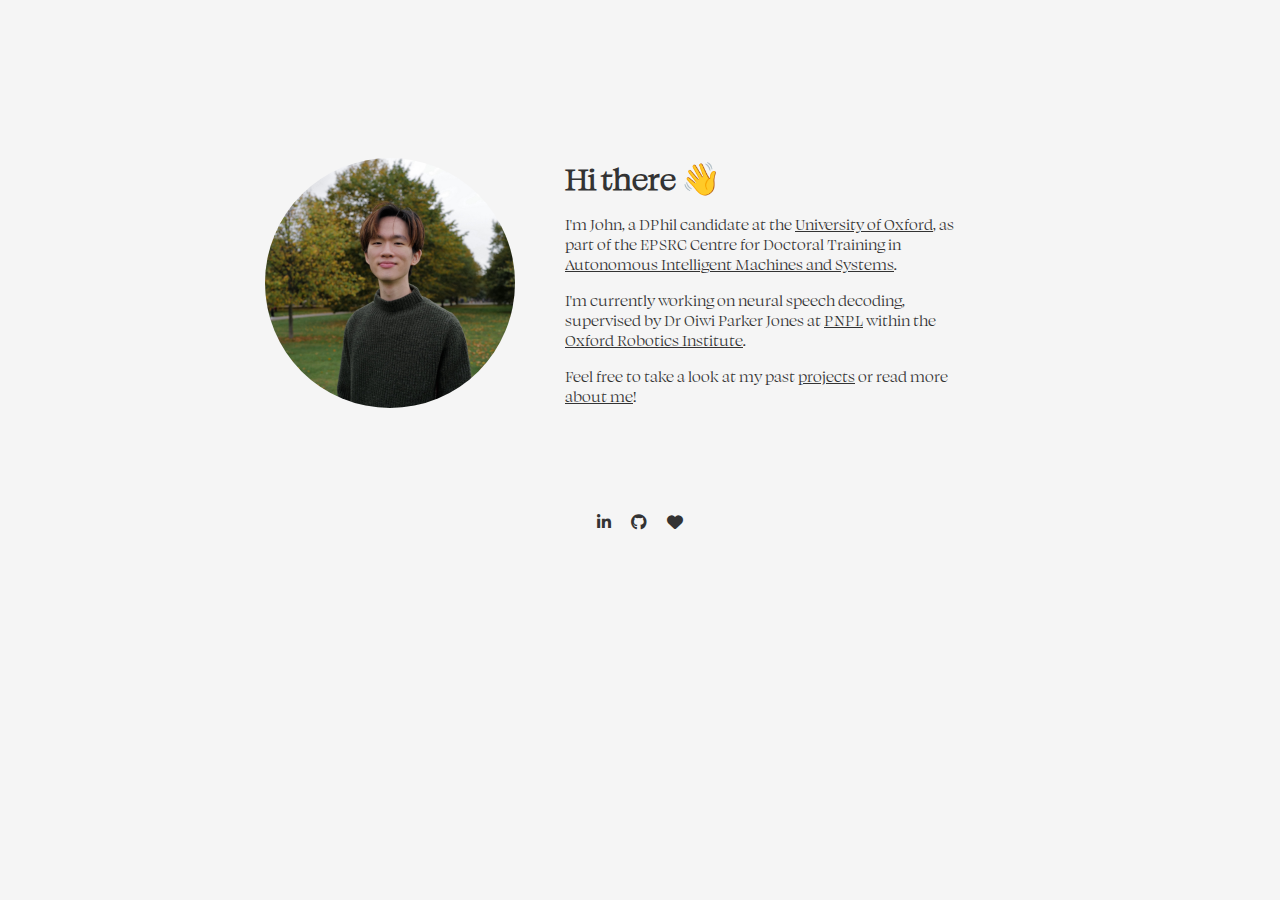
<file: index.html>
<!DOCTYPE html>
<html lang="en">
<head>
    <meta charset="UTF-8" />
    <meta name="author" content="John Teyun Kwon" />
    <meta name="description" content="John's Personal Website" />
    <meta name="viewport" content="width=device-width, initial-scale=1" />
    <meta name="google-site-verification" content="c3V1h7z7KHezKfkE_U_63s-d_c8AgCp-xwg1aiWVu1M" />
    <link rel="stylesheet" href="style.css" />
    <link rel="stylesheet" href="https://cdnjs.cloudflare.com/ajax/libs/font-awesome/6.4.0/css/all.min.css" />
    <title>Home · John Kwon</title>
</head>
<body>
    <div class="container">
        <div class="main">
            <div class="picture">
                <img class="profile-picture" src="profile-picture.jpg" alt="profile picture" />
            </div><!--
         --><div class="content">
                <h1>Hi there <span class="wave">👋</span></h1>
                <p>I'm John, a DPhil candidate at the <a href="https://www.ox.ac.uk/">University of Oxford</a>, as part of the EPSRC Centre for Doctoral Training in <a href="https://aims.robots.ox.ac.uk/">Autonomous Intelligent Machines and Systems</a>.</p>
                <p>I'm currently working on neural speech decoding, supervised by Dr Oiwi Parker Jones at <a href="https://neural-processing-lab.github.io/homepage/">PNPL</a> within the <a href="https://ori.ox.ac.uk/">Oxford Robotics Institute</a>.</p>
                <p>Feel free to take a look at my past <a href="./projects.html">projects</a> or read more <a href="./about.html">about me</a>!</p>
            </div>
        </div>
        <div class="main">
            <div class="links">
                <span class="icon"><a href="https://www.linkedin.com/in/john-teyun-kwon/"><i class="fa-brands fa-linkedin-in"></i></a></span><!--
             --><span class="icon"><a href="https://github.com/kwonathan/"><i class="fa-brands fa-github"></i></a></span><!--
             --><span class="icon"><a href="./random.html"><i class="fa-solid fa-heart"></i></a></span>
            </div>
        </div>
    </div>
</body>
</html>
</file>
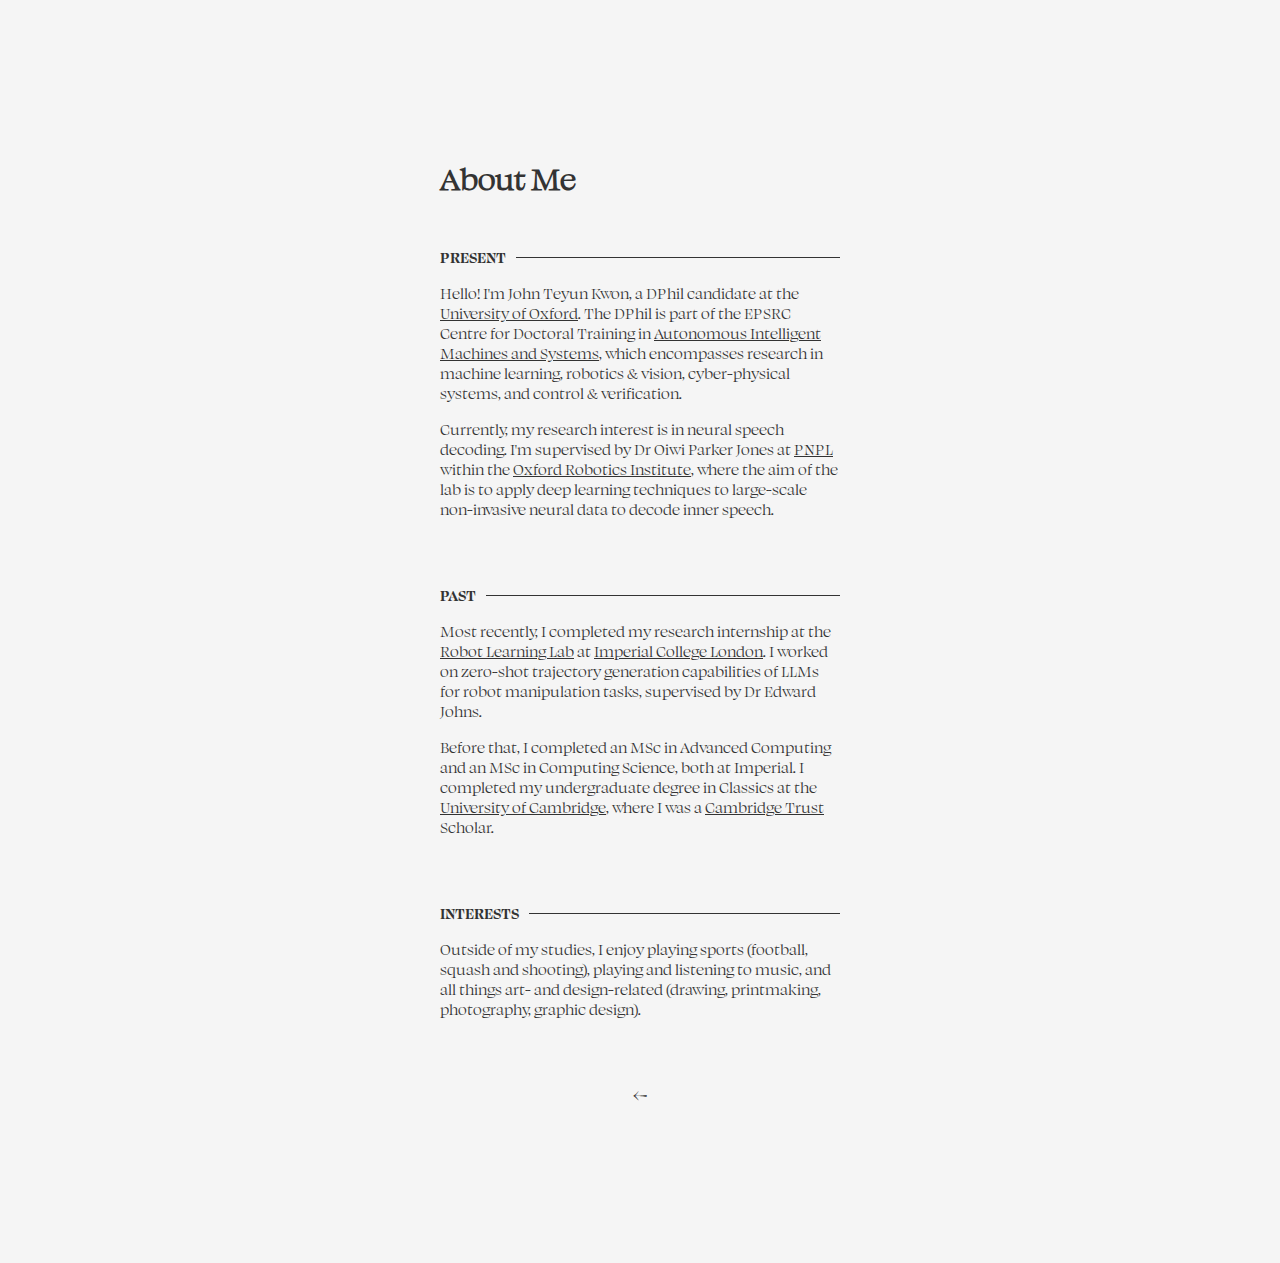
<file: about.html>
<!DOCTYPE html>
<html lang="en">
<head>
    <meta charset="UTF-8" />
    <meta name="author" content="John Teyun Kwon" />
    <meta name="description" content="John's Personal Website · About Me" />
    <meta name="viewport" content="width=device-width, initial-scale=1" />
    <link rel="stylesheet" href="style.css" />
    <link rel="stylesheet" href="https://cdnjs.cloudflare.com/ajax/libs/font-awesome/6.4.0/css/all.min.css" />
    <title>About Me · John Kwon</title>
</head>
<body>
    <div class="container">
        <div class="main">
            <div class="content">
                <h1>About Me</h1>
                <div class="subheading">
                    <div class="subheading-text"><b>PRESENT</b></div><hr>
                </div>
                <p>Hello! I'm John Teyun Kwon, a DPhil candidate at the <a href="https://www.ox.ac.uk/">University of Oxford</a>. The DPhil is part of the EPSRC Centre for Doctoral Training in <a href="https://aims.robots.ox.ac.uk/">Autonomous Intelligent Machines and Systems</a>, which encompasses research in machine learning, robotics & vision, cyber-physical systems, and control & verification.</p>
                <p>Currently, my research interest is in neural speech decoding. I'm supervised by Dr Oiwi Parker Jones at <a href="https://neural-processing-lab.github.io/homepage/">PNPL</a> within the <a href="https://ori.ox.ac.uk/">Oxford Robotics Institute</a>, where the aim of the lab is to apply deep learning techniques to large-scale non-invasive neural data to decode inner speech.</p>
                <div class="subheading">
                    <div class="subheading-text"><b>PAST</b></div><hr>
                </div>
                <p>Most recently, I completed my research internship at the <a href="https://www.robot-learning.uk/">Robot Learning Lab</a> at <a href="https://www.imperial.ac.uk/">Imperial College London</a>. I worked on zero-shot trajectory generation capabilities of LLMs for robot manipulation tasks, supervised by Dr Edward Johns.</p>
                <p>Before that, I completed an MSc in Advanced Computing and an MSc in Computing Science, both at Imperial. I completed my undergraduate degree in Classics at the <a href="https://www.cam.ac.uk/">University of Cambridge</a>, where I was a <a href="https://www.cambridgetrust.org/">Cambridge Trust</a> Scholar.</p>
                <div class="subheading">
                    <div class="subheading-text"><b>INTERESTS</b></div><hr>
                </div>
                <p>Outside of my studies, I enjoy playing sports (football, squash and shooting), playing and listening to music, and all things art- and design-related (drawing, printmaking, photography, graphic design).</p>
            </div>
        </div>
        <div class="main">
            <div class="links">
                <a class="back" href="./index.html">←</a>
            </div>
        </div>
    </div>
</body>
</html>
</file>
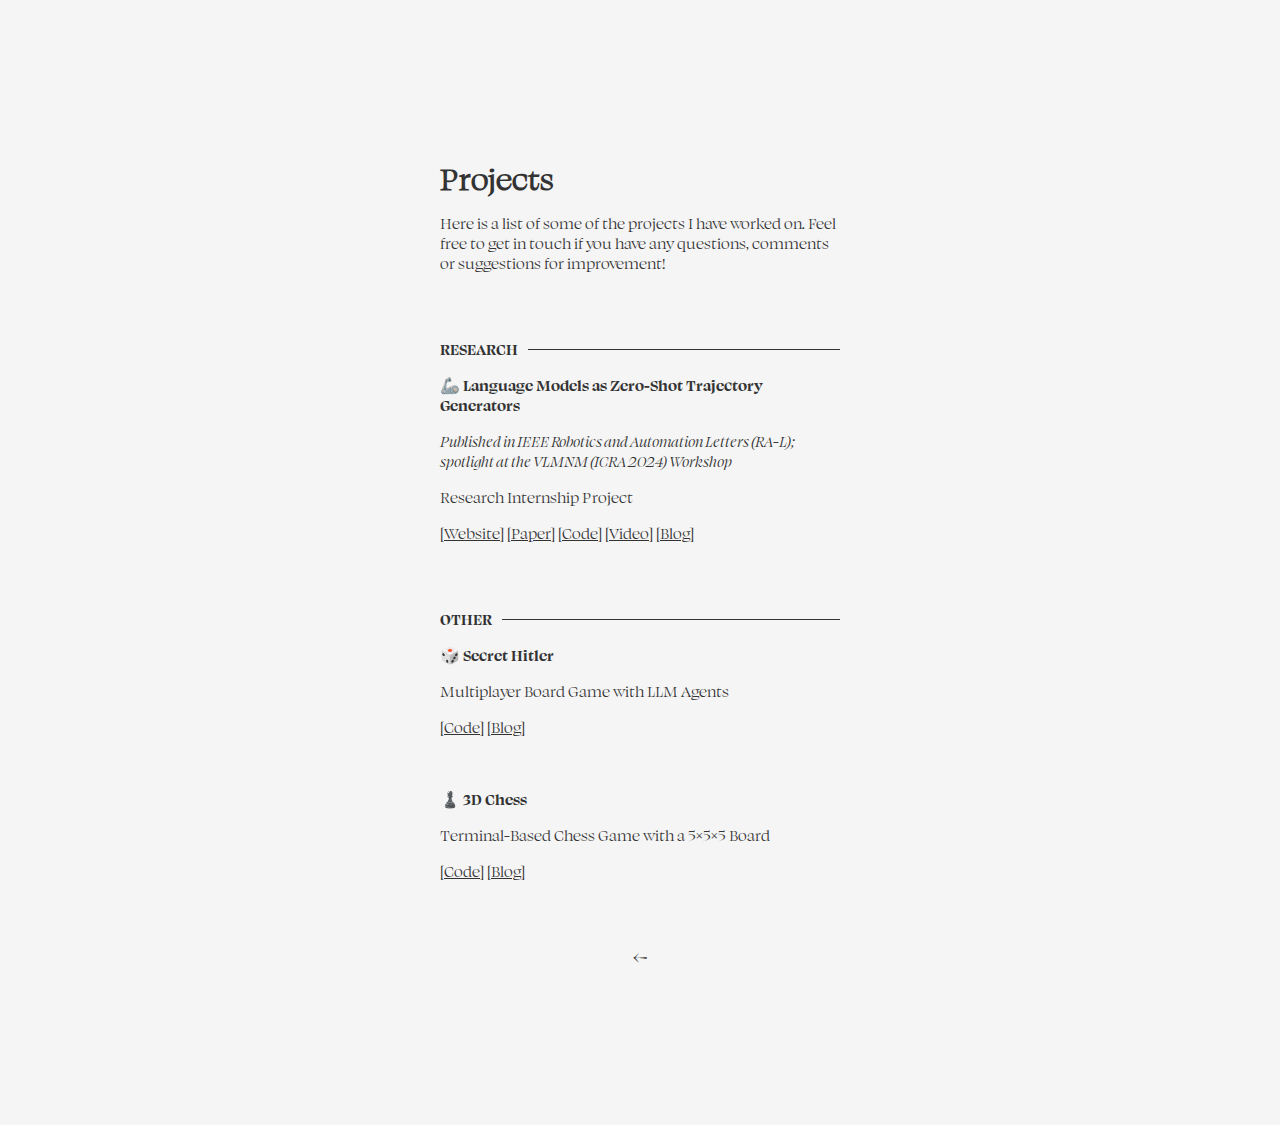
<file: projects.html>
<!DOCTYPE html>
<html lang="en">
<head>
    <meta charset="UTF-8" />
    <meta name="author" content="John Teyun Kwon" />
    <meta name="description" content="John's Personal Website · Projects" />
    <meta name="viewport" content="width=device-width, initial-scale=1" />
    <link rel="stylesheet" href="style.css" />
    <link rel="stylesheet" href="https://cdnjs.cloudflare.com/ajax/libs/font-awesome/6.4.0/css/all.min.css" />
    <title>Projects · John Kwon</title>
</head>
<body>
    <div class="container">
        <div class="main">
            <div class="content">
                <h1>Projects</h1>
                <p>Here is a list of some of the projects I have worked on. Feel free to get in touch if you have any questions, comments or suggestions for improvement!</p>
                <div class="subheading">
                    <div class="subheading-text"><b>RESEARCH</b></div><hr>
                </div>
                <p><b>🦾 Language Models as Zero-Shot Trajectory Generators</b></p>
                <p><i>Published in IEEE Robotics and Automation Letters (RA-L); spotlight at the VLMNM (ICRA 2024) Workshop</i></p>
                <p>Research Internship Project</p>
                <p>[<a href="https://www.robot-learning.uk/language-models-trajectory-generators">Website</a>] [<a href="https://arxiv.org/abs/2310.11604">Paper</a>] [<a href="https://github.com/kwonathan/language-models-trajectory-generators">Code</a>] [<a href="https://www.youtube.com/watch?v=J6lg0UXieBs">Video</a>] [<a href="./language-models-trajectory-generators.html">Blog</a>]</p>
                <div class="subheading">
                    <div class="subheading-text"><b>OTHER</b></div><hr>
                </div>
                <p><b>🎲 Secret Hitler</b></p>
                <p>Multiplayer Board Game with LLM Agents</p>
                <p>[<a href="https://github.com/kwonathan/secret-hitler">Code</a>] [<a href="./secret-hitler.html">Blog</a>]</p>
                <br>
                <p><b>♟️ 3D Chess</b></p>
                <p>Terminal-Based Chess Game with a 5×5×5 Board</p>
                <p>[<a href="https://github.com/kwonathan/3d_chess">Code</a>] [<a href="./3d-chess.html">Blog</a>]</p>
            </div>
        </div>
        <div class="main">
            <div class="links">
                <a class="back" href="./index.html">←</a>
            </div>
        </div>
    </div>
</body>
</html>
</file>
<file: style.css>
* {
    background-color: #f5f5f5;
    color: #333333;
    font-family: SwearDisplay-Regular;
}

@font-face {
    font-family: SwearDisplay-Regular;
    src: url(fonts/Swear\ Display\ Regular.ttf);
    font-weight: normal;
    font-style: normal;
}

@font-face {
    font-family: SwearDisplay-Italic;
    src: url(fonts/Swear\ Display\ Italic.ttf);
    font-weight: normal;
    font-style: italic;
}

@font-face {
    font-family: SwearDisplay-Bold;
    src: url(fonts/Swear\ Display\ Bold.ttf);
    font-weight: bold;
    font-style: normal;
}

@font-face {
    font-family: SwearDisplay-BoldItalic;
    src: url(fonts/Swear\ Display\ Bold\ Italic.ttf);
    font-weight: bold;
    font-style: italic;
}

h1 {
    margin: 0px;
}

i {
    font-family: SwearDisplay-Italic;
}

b {
    font-family: SwearDisplay-Bold;
}

bi {
    font-family: SwearDisplay-BoldItalic;
}

.container {
    padding-top: 150px;
    padding-bottom: 150px;
}

.main {
    margin: auto;
    max-width: 1000px;
    text-align: center;
}

.picture {
    max-width: 250px;
    display: inline-block;
    margin-bottom: 50px;
}

.profile-picture {
    width: 100%;
    height: auto;
    border-radius: 50%;
}

.content {
    vertical-align: top;
    text-align: left;
    display: inline-block;
    padding-left: 5%;
    padding-right: 5%;
    max-width: 400px;
}

.links {
    margin-top: 50px;
    padding-left: 5%;
    padding-right: 5%;
    display: inline-block;
}

.icon {
    margin: 10px;
}

a:hover:not(:has(i)) {
    background-color: #333333;
    color: #f5f5f5;
}

.fa-linkedin-in:hover {
    color: #0072b1;
}

.fa-github:hover {
    color: #000000;
}

.fa-heart:hover {
    color: #be0000;
}

.wave:hover {
    animation-name: wave-animation;
    animation-duration: 2.5s;
    animation-iteration-count: infinite;
    transform-origin: 70% 70%;
    display: inline-block;
}

@keyframes wave-animation {
      0% { transform: rotate( 0.0deg) }
     10% { transform: rotate(14.0deg) }
     20% { transform: rotate(-8.0deg) }
     30% { transform: rotate(14.0deg) }
     40% { transform: rotate(-4.0deg) }
     50% { transform: rotate(10.0deg) }
     60% { transform: rotate( 0.0deg) }
    100% { transform: rotate( 0.0deg) }
}

hr {
    width: 100%;
    border: none;
    height: 1px;
    background-color: #333333;
}

.subheading {
    display: flex;
    padding-top: 50px;
    align-items: center;
}

.subheading-text {
    padding-right: 10px;
}

::selection {
    background-color: #333333;
    color: #f5f5f5;
}

::-moz-selection {
    background-color: #333333;
    color: #f5f5f5;
}

.back {
    text-decoration: none;
}
</file>
